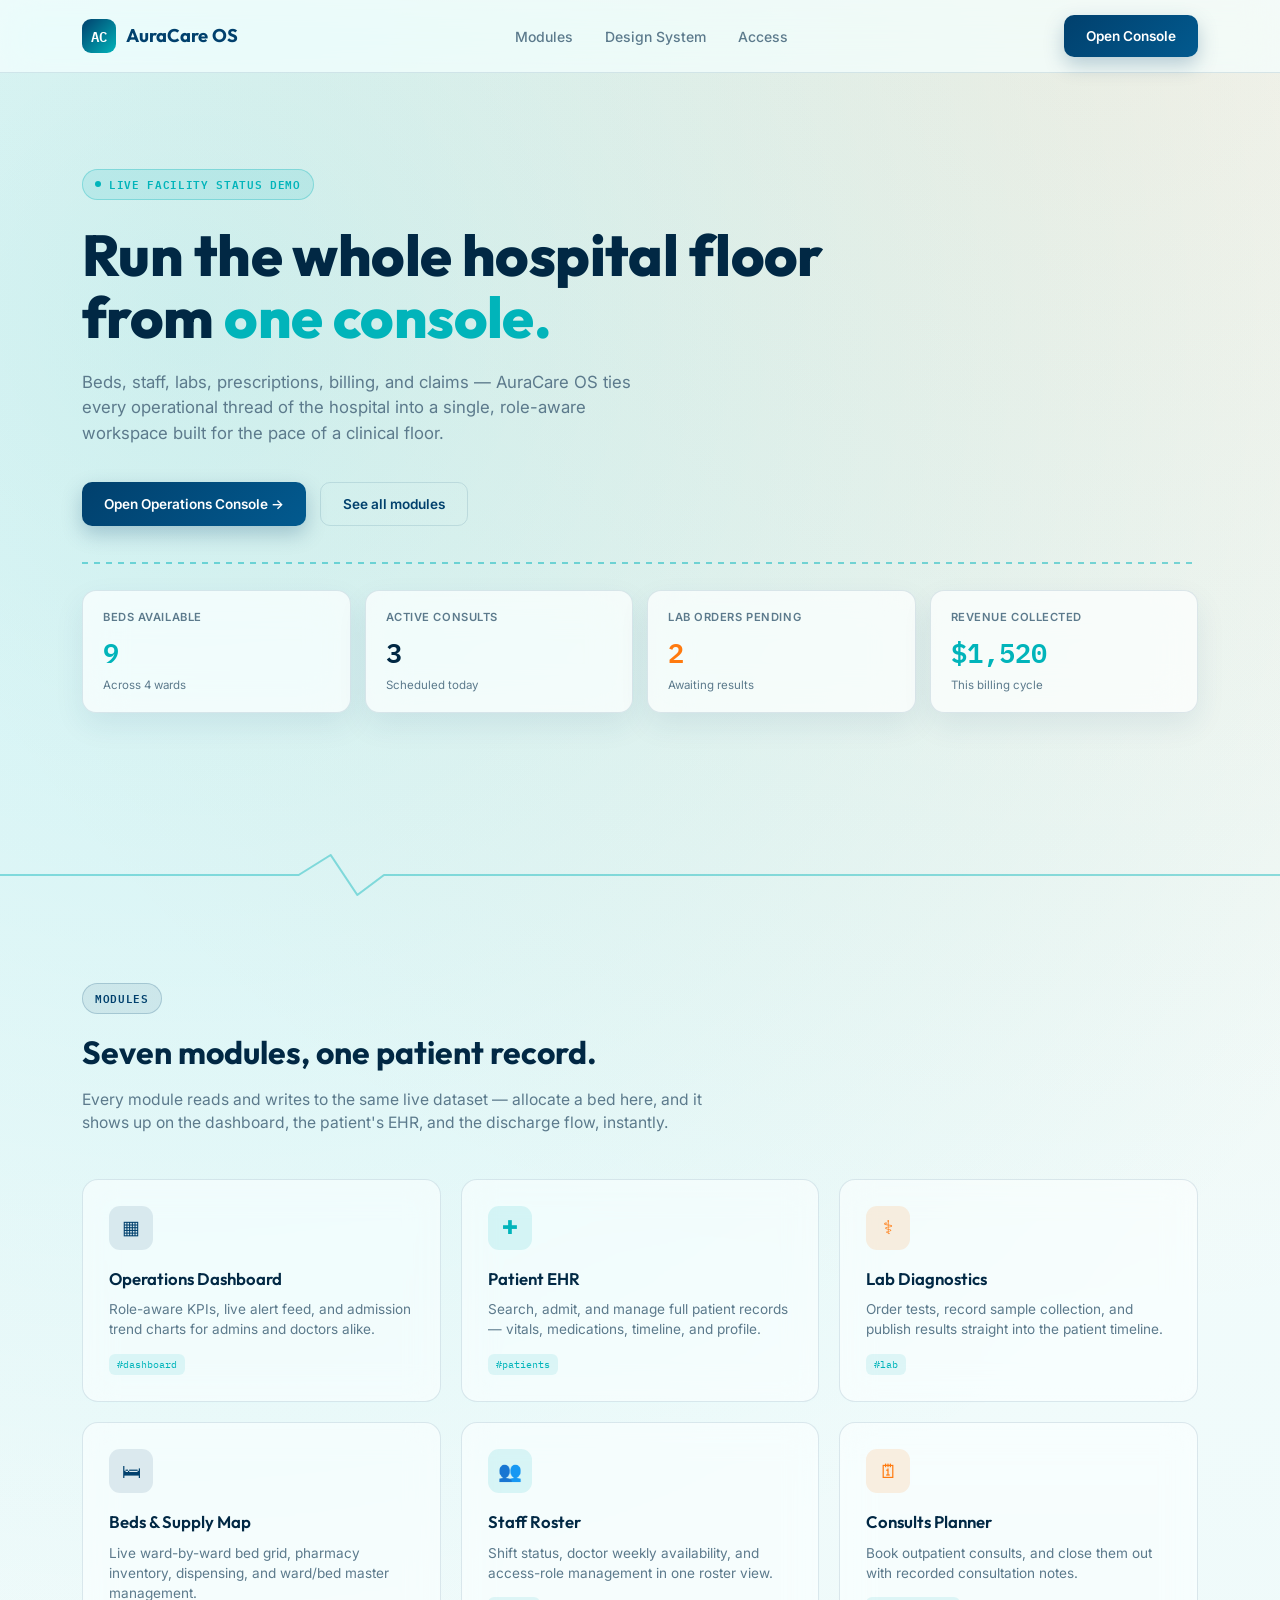
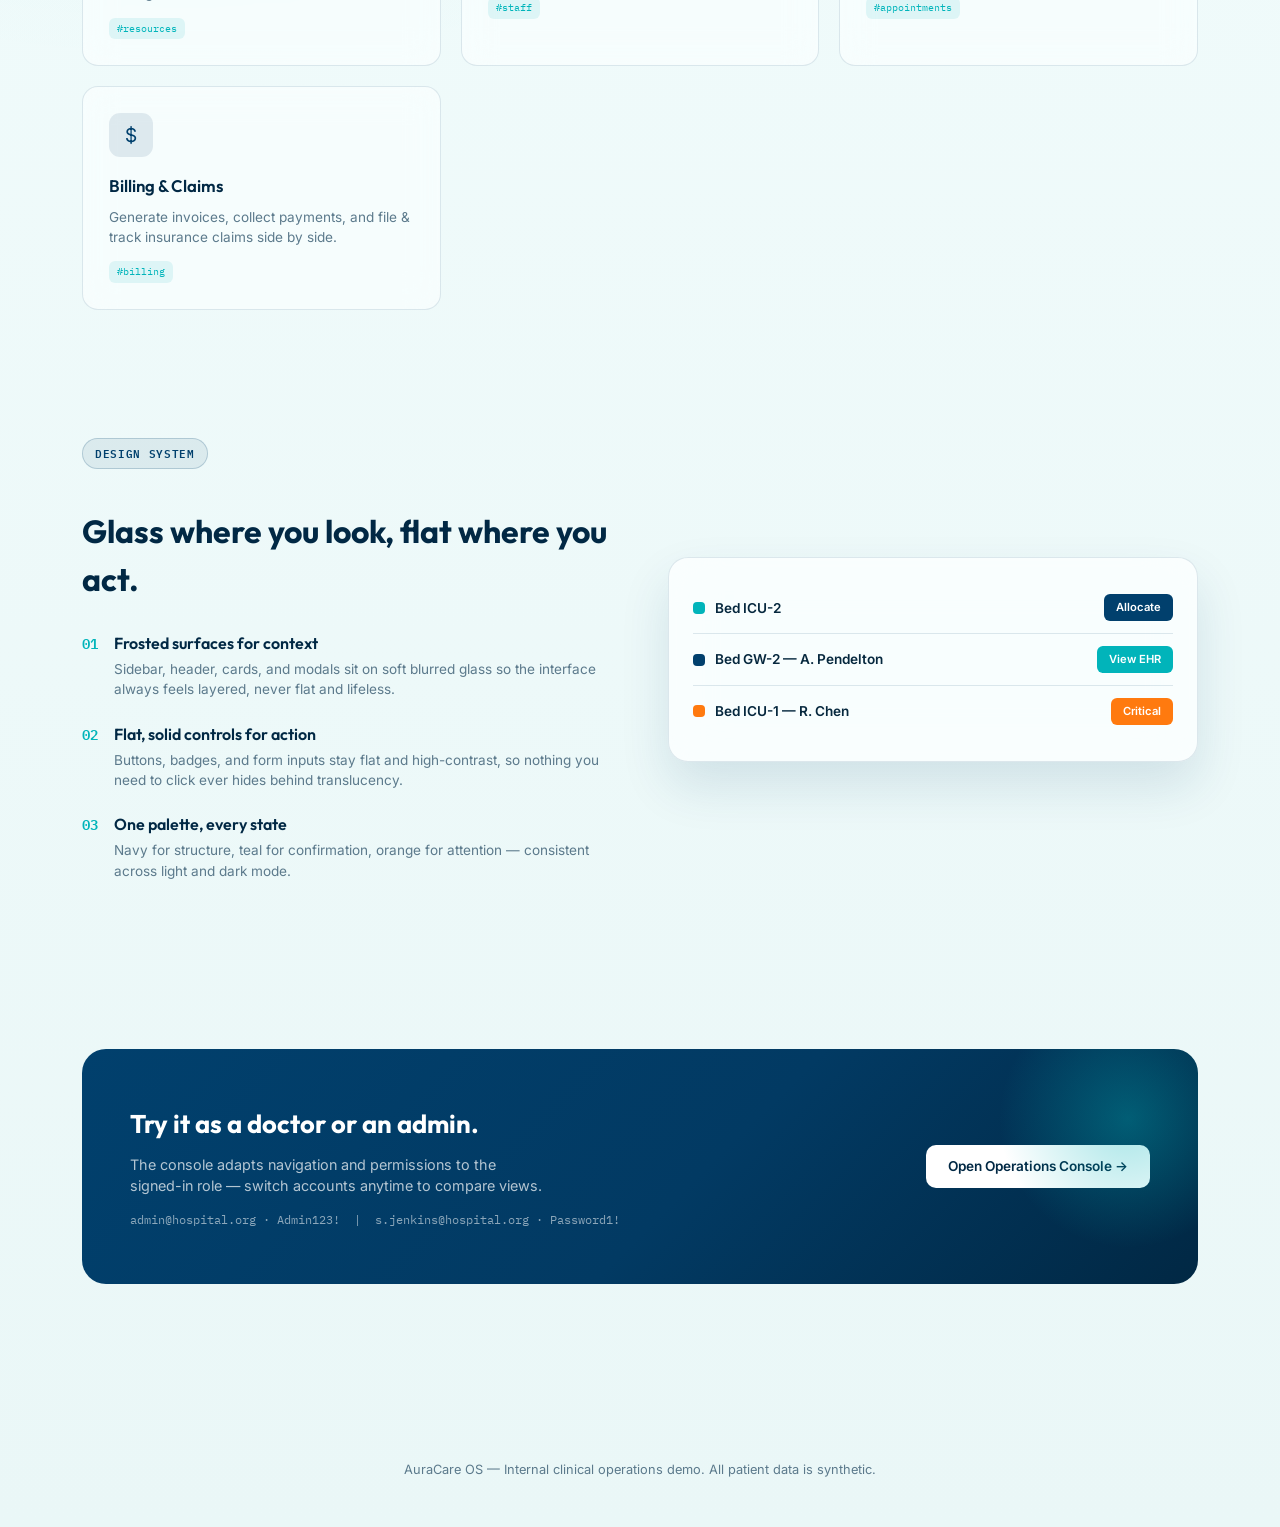
<file: landing.html>
<!DOCTYPE html>
<html lang="en">
<head>
<meta charset="UTF-8">
<meta name="viewport" content="width=device-width, initial-scale=1.0">
<title>AuraCare OS — Clinical Operations Hub</title>
<link rel="preconnect" href="https://fonts.googleapis.com">
<link href="https://fonts.googleapis.com/css2?family=Inter:wght@400;500;600;700&family=Outfit:wght@500;600;700;800&family=IBM+Plex+Mono:wght@500;600&display=swap" rel="stylesheet">
<style>
  :root {
    --navy: #01406D;
    --navy-deep: #012844;
    --teal: #01B4BA;
    --ice: #F5FEFE;
    --orange: #FF7A0F;
    --ink: #06283E;
    --muted: #5C7A8C;
    --glass: rgba(255,255,255,0.55);
    --glass-strong: rgba(255,255,255,0.72);
    --border: rgba(1,64,109,0.12);
    --font-heading: 'Outfit', sans-serif;
    --font-body: 'Inter', sans-serif;
    --font-mono: 'IBM Plex Mono', monospace;
  }

  * { margin:0; padding:0; box-sizing:border-box; }

  body {
    font-family: var(--font-body);
    color: var(--ink);
    background:
      radial-gradient(circle at 15% 10%, rgba(1,180,186,0.16), transparent 45%),
      radial-gradient(circle at 85% 0%, rgba(255,122,15,0.10), transparent 40%),
      linear-gradient(180deg, var(--ice) 0%, #eaf7f7 100%);
    overflow-x: hidden;
    line-height: 1.5;
  }

  a { text-decoration:none; color:inherit; }

  .wrap { max-width: 1180px; margin: 0 auto; padding: 0 32px; }

  /* ---------- NAV ---------- */
  nav.top {
    position: sticky; top:0; z-index: 50;
    background: rgba(245,254,254,0.75);
    backdrop-filter: blur(18px) saturate(160%);
    -webkit-backdrop-filter: blur(18px) saturate(160%);
    border-bottom: 1px solid var(--border);
  }
  nav.top .wrap { display:flex; align-items:center; justify-content:space-between; height:72px; }
  .brand { display:flex; align-items:center; gap:10px; font-family:var(--font-heading); font-weight:700; font-size:1.15rem; color:var(--navy); }
  .brand-mark { width:34px; height:34px; border-radius:9px; background:linear-gradient(135deg, var(--navy), var(--teal)); display:flex; align-items:center; justify-content:center; color:#fff; font-family:var(--font-mono); font-weight:600; font-size:0.85rem; }
  .nav-links { display:flex; gap:32px; font-size:0.875rem; font-weight:500; color:var(--muted); }
  .nav-links a:hover { color: var(--navy); }
  .btn {
    display:inline-flex; align-items:center; gap:8px;
    font-family: var(--font-body); font-weight:600; font-size:0.85rem;
    padding: 11px 22px; border-radius: 10px; border: none; cursor:pointer;
    transition: transform 0.15s ease, box-shadow 0.15s ease;
  }
  .btn-primary { background: linear-gradient(135deg, var(--navy), #025a8f); color:#fff; box-shadow: 0 8px 20px rgba(1,64,109,0.25); }
  .btn-primary:hover { transform: translateY(-2px); box-shadow: 0 12px 28px rgba(1,64,109,0.32); }
  .btn-ghost { background: transparent; color: var(--navy); border: 1px solid var(--border); }
  .btn-ghost:hover { background: rgba(1,64,109,0.05); }

  /* ---------- HERO ---------- */
  .hero { padding: 96px 0 60px; position:relative; }
  .eyebrow {
    display:inline-flex; align-items:center; gap:8px;
    font-family: var(--font-mono); font-size:0.7rem; font-weight:600; letter-spacing:0.06em;
    color: var(--teal); background: rgba(1,180,186,0.12); border:1px solid rgba(1,180,186,0.3);
    padding: 6px 12px; border-radius: 100px; text-transform:uppercase; margin-bottom:24px;
  }
  .eyebrow .dot { width:6px; height:6px; border-radius:50%; background:var(--teal); animation: pulse-dot 1.8s infinite; }
  @keyframes pulse-dot { 0%,100%{opacity:1;} 50%{opacity:0.25;} }

  .hero h1 {
    font-family: var(--font-heading); font-weight:800;
    font-size: clamp(2.4rem, 5vw, 3.6rem); line-height:1.08; color: var(--navy-deep);
    max-width: 760px; letter-spacing:-0.01em;
  }
  .hero h1 .accent { color: var(--teal); }
  .hero p.lede {
    margin-top:22px; font-size:1.05rem; color: var(--muted); max-width: 560px;
  }
  .hero-ctas { display:flex; gap:14px; margin-top:36px; flex-wrap:wrap; }

  /* Signature element: live ops pulse strip */
  .pulse-strip {
    margin-top: 64px;
    display:grid; grid-template-columns: repeat(4, 1fr); gap:14px;
    position: relative;
  }
  .pulse-strip::before {
    content:'';
    position:absolute; left:0; right:0; top:-28px; height:2px;
    background: repeating-linear-gradient(90deg, var(--teal) 0 6px, transparent 6px 12px);
    opacity:0.5;
  }
  .pulse-card {
    background: var(--glass-strong);
    backdrop-filter: blur(20px) saturate(150%);
    -webkit-backdrop-filter: blur(20px) saturate(150%);
    border: 1px solid var(--border);
    border-radius: 14px;
    padding: 18px 20px;
    box-shadow: 0 12px 30px rgba(1,64,109,0.08);
  }
  .pulse-label { font-size:0.7rem; text-transform:uppercase; letter-spacing:0.05em; color: var(--muted); font-weight:600; }
  .pulse-value { font-family: var(--font-mono); font-size:1.7rem; font-weight:600; color: var(--navy-deep); margin-top:6px; }
  .pulse-value.teal { color: var(--teal); }
  .pulse-value.orange { color: var(--orange); }
  .pulse-sub { font-size:0.72rem; color: var(--muted); margin-top:4px; }

  /* ECG divider */
  .ecg-divider { width:100%; height:60px; margin: 72px 0 8px; opacity:0.7; }

  /* ---------- SECTION HEADERS ---------- */
  .section { padding: 64px 0; }
  .section-head { max-width: 620px; margin-bottom: 44px; }
  .section-head .eyebrow { margin-bottom:14px; }
  .section-head h2 { font-family: var(--font-heading); font-weight:700; font-size: 2rem; color: var(--navy-deep); }
  .section-head p { margin-top:12px; color: var(--muted); font-size:0.98rem; }

  /* ---------- MODULES GRID ---------- */
  .modules-grid { display:grid; grid-template-columns: repeat(3, 1fr); gap:20px; }
  .module-card {
    background: var(--glass);
    backdrop-filter: blur(16px) saturate(140%);
    -webkit-backdrop-filter: blur(16px) saturate(140%);
    border: 1px solid var(--border);
    border-radius: 16px;
    padding: 26px;
    transition: transform 0.2s ease, box-shadow 0.2s ease, border-color 0.2s ease;
  }
  .module-card:hover { transform: translateY(-4px); box-shadow: 0 16px 34px rgba(1,64,109,0.12); border-color: rgba(1,180,186,0.4); }
  .module-icon {
    width:44px; height:44px; border-radius:11px; display:flex; align-items:center; justify-content:center;
    font-size:1.2rem; margin-bottom:16px;
  }
  .module-card h3 { font-family: var(--font-heading); font-size:1.05rem; font-weight:600; color: var(--navy-deep); margin-bottom:8px; }
  .module-card p { font-size:0.85rem; color: var(--muted); }
  .module-tag { display:inline-block; margin-top:14px; font-family:var(--font-mono); font-size:0.65rem; color: var(--teal); background: rgba(1,180,186,0.1); padding:3px 8px; border-radius:6px; }

  /* ---------- DESIGN PRINCIPLES / FLAT+GLASS ---------- */
  .split { display:grid; grid-template-columns: 1fr 1fr; gap:56px; align-items:center; }
  .principle-list { display:flex; flex-direction:column; gap:22px; }
  .principle { display:flex; gap:16px; }
  .principle-num { font-family:var(--font-mono); font-weight:600; color: var(--teal); font-size:0.85rem; padding-top:2px; }
  .principle h4 { font-family: var(--font-heading); font-size:1rem; font-weight:600; color:var(--navy-deep); margin-bottom:4px; }
  .principle p { font-size:0.85rem; color: var(--muted); }

  .mock-panel {
    background: var(--glass-strong);
    backdrop-filter: blur(24px) saturate(160%);
    -webkit-backdrop-filter: blur(24px) saturate(160%);
    border: 1px solid var(--border);
    border-radius: 20px;
    padding: 24px;
    box-shadow: 0 24px 50px rgba(1,64,109,0.12);
  }
  .mock-row { display:flex; align-items:center; justify-content:space-between; padding:12px 0; border-bottom:1px solid var(--border); }
  .mock-row:last-child { border-bottom:none; }
  .mock-bed { width:12px; height:12px; border-radius:4px; }
  .mock-bed.free { background: var(--teal); }
  .mock-bed.occ { background: var(--navy); }
  .mock-bed.crit { background: var(--orange); }
  .mock-flat-btn {
    font-family: var(--font-body); font-size:0.7rem; font-weight:600;
    background: var(--navy); color:#fff; padding:5px 12px; border-radius:6px;
  }

  /* ---------- CTA BAND ---------- */
  .cta-band {
    margin: 40px 0 80px;
    background: linear-gradient(135deg, var(--navy) 0%, #023a63 55%, var(--navy-deep) 100%);
    border-radius: 24px;
    padding: 56px 48px;
    display:flex; align-items:center; justify-content:space-between; gap:32px;
    flex-wrap:wrap;
    position:relative; overflow:hidden;
  }
  .cta-band::after {
    content:''; position:absolute; right:-60px; top:-60px; width:260px; height:260px;
    background: radial-gradient(circle, rgba(1,180,186,0.35), transparent 70%);
  }
  .cta-band h2 { font-family:var(--font-heading); color:#fff; font-size:1.6rem; font-weight:700; max-width:420px; }
  .cta-band p { color: rgba(255,255,255,0.7); margin-top:10px; font-size:0.9rem; max-width:420px; }
  .cta-band .btn-primary { background:#fff; color: var(--navy-deep); box-shadow:none; }
  .cta-band .btn-primary:hover { background: var(--ice); }
  .demo-creds { font-family: var(--font-mono); font-size:0.72rem; color: rgba(255,255,255,0.55); margin-top:14px; }

  footer { padding: 32px 0 48px; text-align:center; color: var(--muted); font-size:0.8rem; }

  @media (max-width: 860px) {
    .modules-grid { grid-template-columns: 1fr 1fr; }
    .pulse-strip { grid-template-columns: 1fr 1fr; }
    .split { grid-template-columns: 1fr; }
    .nav-links { display:none; }
  }
  @media (max-width: 560px) {
    .modules-grid { grid-template-columns: 1fr; }
    .pulse-strip { grid-template-columns: 1fr 1fr; }
    .cta-band { padding: 40px 24px; }
  }

  @media (prefers-reduced-motion: reduce) {
    .eyebrow .dot { animation: none; }
    #ecg-path { animation: none !important; }
  }
</style>
</head>
<body>

<nav class="top">
  <div class="wrap">
    <div class="brand"><span class="brand-mark">AC</span> AuraCare OS</div>
    <div class="nav-links">
      <a href="#modules">Modules</a>
      <a href="#design">Design System</a>
      <a href="#access">Access</a>
    </div>
    <a href="index.html" class="btn btn-primary">Open Console</a>
  </div>
</nav>

<header class="hero">
  <div class="wrap">
    <span class="eyebrow"><span class="dot"></span> Live Facility Status Demo</span>
    <h1>Run the whole hospital floor from <span class="accent">one console.</span></h1>
    <p class="lede">Beds, staff, labs, prescriptions, billing, and claims — AuraCare OS ties every operational thread of the hospital into a single, role-aware workspace built for the pace of a clinical floor.</p>
    <div class="hero-ctas">
      <a href="index.html" class="btn btn-primary">Open Operations Console →</a>
      <a href="#modules" class="btn btn-ghost">See all modules</a>
    </div>

    <div class="pulse-strip" id="pulse-strip">
      <div class="pulse-card">
        <div class="pulse-label">Beds Available</div>
        <div class="pulse-value teal" data-count="9">0</div>
        <div class="pulse-sub">Across 4 wards</div>
      </div>
      <div class="pulse-card">
        <div class="pulse-label">Active Consults</div>
        <div class="pulse-value" data-count="3">0</div>
        <div class="pulse-sub">Scheduled today</div>
      </div>
      <div class="pulse-card">
        <div class="pulse-label">Lab Orders Pending</div>
        <div class="pulse-value orange" data-count="2">0</div>
        <div class="pulse-sub">Awaiting results</div>
      </div>
      <div class="pulse-card">
        <div class="pulse-label">Revenue Collected</div>
        <div class="pulse-value teal" data-count="1520" data-prefix="$">0</div>
        <div class="pulse-sub">This billing cycle</div>
      </div>
    </div>
  </div>
</header>

<svg class="ecg-divider" viewBox="0 0 1200 60" preserveAspectRatio="none">
  <path id="ecg-path" d="M0,30 L280,30 L310,10 L335,50 L360,30 L1200,30"
        fill="none" stroke="#01B4BA" stroke-width="2" stroke-linecap="round" stroke-linejoin="round" opacity="0.6"/>
</svg>

<section class="section" id="modules">
  <div class="wrap">
    <div class="section-head">
      <span class="eyebrow" style="color:var(--navy); background:rgba(1,64,109,0.08); border-color:rgba(1,64,109,0.2);">Modules</span>
      <h2>Seven modules, one patient record.</h2>
      <p>Every module reads and writes to the same live dataset — allocate a bed here, and it shows up on the dashboard, the patient's EHR, and the discharge flow, instantly.</p>
    </div>

    <div class="modules-grid">
      <div class="module-card">
        <div class="module-icon" style="background:rgba(1,64,109,0.1); color:var(--navy);">▦</div>
        <h3>Operations Dashboard</h3>
        <p>Role-aware KPIs, live alert feed, and admission trend charts for admins and doctors alike.</p>
        <span class="module-tag">#dashboard</span>
      </div>
      <div class="module-card">
        <div class="module-icon" style="background:rgba(1,180,186,0.12); color:var(--teal);">✚</div>
        <h3>Patient EHR</h3>
        <p>Search, admit, and manage full patient records — vitals, medications, timeline, and profile.</p>
        <span class="module-tag">#patients</span>
      </div>
      <div class="module-card">
        <div class="module-icon" style="background:rgba(255,122,15,0.12); color:var(--orange);">⚕</div>
        <h3>Lab Diagnostics</h3>
        <p>Order tests, record sample collection, and publish results straight into the patient timeline.</p>
        <span class="module-tag">#lab</span>
      </div>
      <div class="module-card">
        <div class="module-icon" style="background:rgba(1,64,109,0.1); color:var(--navy);">🛏</div>
        <h3>Beds & Supply Map</h3>
        <p>Live ward-by-ward bed grid, pharmacy inventory, dispensing, and ward/bed master management.</p>
        <span class="module-tag">#resources</span>
      </div>
      <div class="module-card">
        <div class="module-icon" style="background:rgba(1,180,186,0.12); color:var(--teal);">👥</div>
        <h3>Staff Roster</h3>
        <p>Shift status, doctor weekly availability, and access-role management in one roster view.</p>
        <span class="module-tag">#staff</span>
      </div>
      <div class="module-card">
        <div class="module-icon" style="background:rgba(255,122,15,0.12); color:var(--orange);">🗓</div>
        <h3>Consults Planner</h3>
        <p>Book outpatient consults, and close them out with recorded consultation notes.</p>
        <span class="module-tag">#appointments</span>
      </div>
      <div class="module-card">
        <div class="module-icon" style="background:rgba(1,64,109,0.1); color:var(--navy);">$</div>
        <h3>Billing & Claims</h3>
        <p>Generate invoices, collect payments, and file & track insurance claims side by side.</p>
        <span class="module-tag">#billing</span>
      </div>
    </div>
  </div>
</section>

<section class="section" id="design">
  <div class="wrap">
    <div class="split">
      <div>
        <span class="eyebrow" style="color:var(--navy); background:rgba(1,64,109,0.08); border-color:rgba(1,64,109,0.2);">Design system</span>
        <h2 style="font-family:var(--font-heading); font-weight:700; font-size:2rem; color:var(--navy-deep); margin-top:14px;">Glass where you look, flat where you act.</h2>
        <div class="principle-list" style="margin-top:28px;">
          <div class="principle">
            <span class="principle-num">01</span>
            <div><h4>Frosted surfaces for context</h4><p>Sidebar, header, cards, and modals sit on soft blurred glass so the interface always feels layered, never flat and lifeless.</p></div>
          </div>
          <div class="principle">
            <span class="principle-num">02</span>
            <div><h4>Flat, solid controls for action</h4><p>Buttons, badges, and form inputs stay flat and high-contrast, so nothing you need to click ever hides behind translucency.</p></div>
          </div>
          <div class="principle">
            <span class="principle-num">03</span>
            <div><h4>One palette, every state</h4><p>Navy for structure, teal for confirmation, orange for attention — consistent across light and dark mode.</p></div>
          </div>
        </div>
      </div>

      <div class="mock-panel">
        <div class="mock-row">
          <span style="display:flex; align-items:center; gap:10px; font-size:0.85rem; font-weight:600;"><span class="mock-bed free"></span> Bed ICU-2</span>
          <span class="mock-flat-btn">Allocate</span>
        </div>
        <div class="mock-row">
          <span style="display:flex; align-items:center; gap:10px; font-size:0.85rem; font-weight:600;"><span class="mock-bed occ"></span> Bed GW-2 — A. Pendelton</span>
          <span class="mock-flat-btn" style="background:var(--teal);">View EHR</span>
        </div>
        <div class="mock-row">
          <span style="display:flex; align-items:center; gap:10px; font-size:0.85rem; font-weight:600;"><span class="mock-bed crit"></span> Bed ICU-1 — R. Chen</span>
          <span class="mock-flat-btn" style="background:var(--orange);">Critical</span>
        </div>
      </div>
    </div>
  </div>
</section>

<section class="section" id="access">
  <div class="wrap">
    <div class="cta-band">
      <div>
        <h2>Try it as a doctor or an admin.</h2>
        <p>The console adapts navigation and permissions to the signed-in role — switch accounts anytime to compare views.</p>
        <div class="demo-creds">admin@hospital.org · Admin123!  &nbsp;|&nbsp;  s.jenkins@hospital.org · Password1!</div>
      </div>
      <a href="index.html" class="btn btn-primary">Open Operations Console →</a>
    </div>
  </div>
</section>

<footer>
  <div class="wrap">AuraCare OS — Internal clinical operations demo. All patient data is synthetic.</div>
</footer>

<script>
  // Count-up animation for the pulse strip
  document.querySelectorAll('.pulse-value').forEach(el => {
    const target = parseInt(el.getAttribute('data-count'), 10) || 0;
    const prefix = el.getAttribute('data-prefix') || '';
    const duration = 900;
    const start = performance.now();
    function tick(now) {
      const progress = Math.min((now - start) / duration, 1);
      const eased = 1 - Math.pow(1 - progress, 3);
      el.textContent = prefix + Math.round(eased * target).toLocaleString();
      if (progress < 1) requestAnimationFrame(tick);
    }
    requestAnimationFrame(tick);
  });

  // ECG line draw-in animation
  const ecgPath = document.getElementById('ecg-path');
  if (ecgPath && window.matchMedia('(prefers-reduced-motion: reduce)').matches === false) {
    const length = ecgPath.getTotalLength();
    ecgPath.style.strokeDasharray = length;
    ecgPath.style.strokeDashoffset = length;
    ecgPath.animate(
      [{ strokeDashoffset: length }, { strokeDashoffset: 0 }],
      { duration: 1800, easing: 'ease-out', fill: 'forwards' }
    );
  }
</script>

</body>
</html>
</file>
